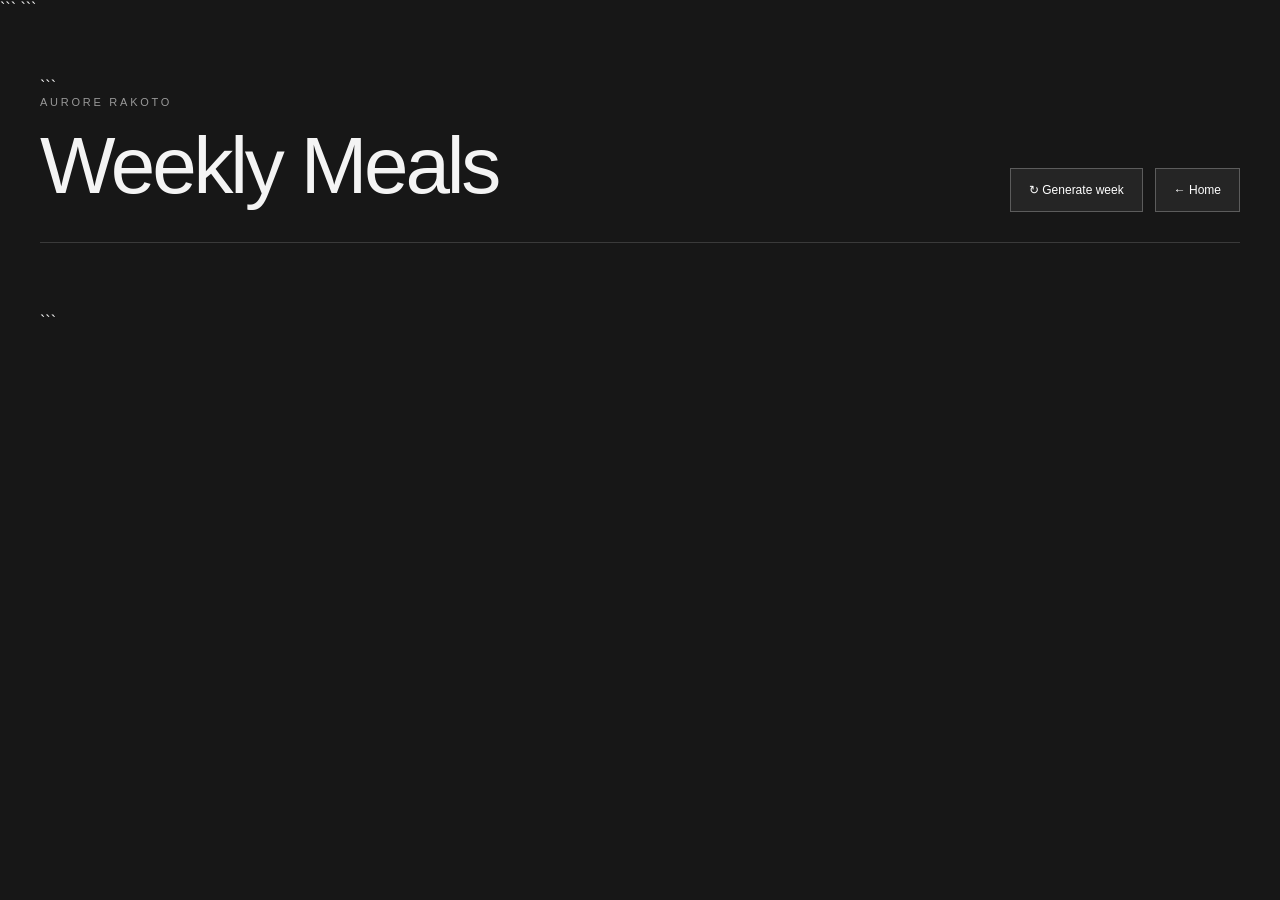
<file: personal/index.html>
<!DOCTYPE html>

<html lang="fr">

<head>
    <meta charset="UTF-8">

```
<meta
    name="viewport"
    content="width=device-width, initial-scale=1.0"
>

<title>Personal — Aurore Rakoto</title>

<link
    rel="stylesheet"
    href="/personal/personal.css"
>
```

</head>

<body>

<main class="personal-page">

```
<!-- HEADER -->

<header class="personal-header">

    <div>
        <p class="eyebrow">AURORE RAKOTO</p>
        <h1>Weekly Meals</h1>
    </div>

    <div class="header-actions">

        <button
            id="generate-week"
            class="generate-button"
        >
            ↻ Generate week
        </button>

        <a
            href="/"
            class="back-button"
        >
            ← Home
        </a>

    </div>

</header>


<!-- WEEK -->

<section
    id="week"
    class="week"
></section>


<!-- RECIPE MODAL -->

<div
    id="recipe-modal"
    class="modal hidden"
>

    <div class="modal-overlay"></div>

    <article class="recipe-modal">

        <button
            id="close-modal"
            class="close-button"
            aria-label="Close"
        >
            ×
        </button>

        <div class="recipe-header">

            <span
                id="recipe-category"
                class="recipe-category"
            >
                RECIPE
            </span>

            <h2 id="recipe-title">
                Recipe
            </h2>

            <div
                id="recipe-meta"
                class="recipe-meta"
            ></div>

        </div>


        <div class="recipe-content">

            <div>

                <h3>Ingredients</h3>

                <ul
                    id="recipe-ingredients"
                    class="ingredients"
                ></ul>

            </div>


            <div>

                <h3>Preparation</h3>

                <ol
                    id="recipe-instructions"
                    class="instructions"
                ></ol>

            </div>

        </div>

    </article>

</div>
```

</main>
    <script
        src="/personal/personal.js"
        defer
    ></script>

</body>
</html>
</file>
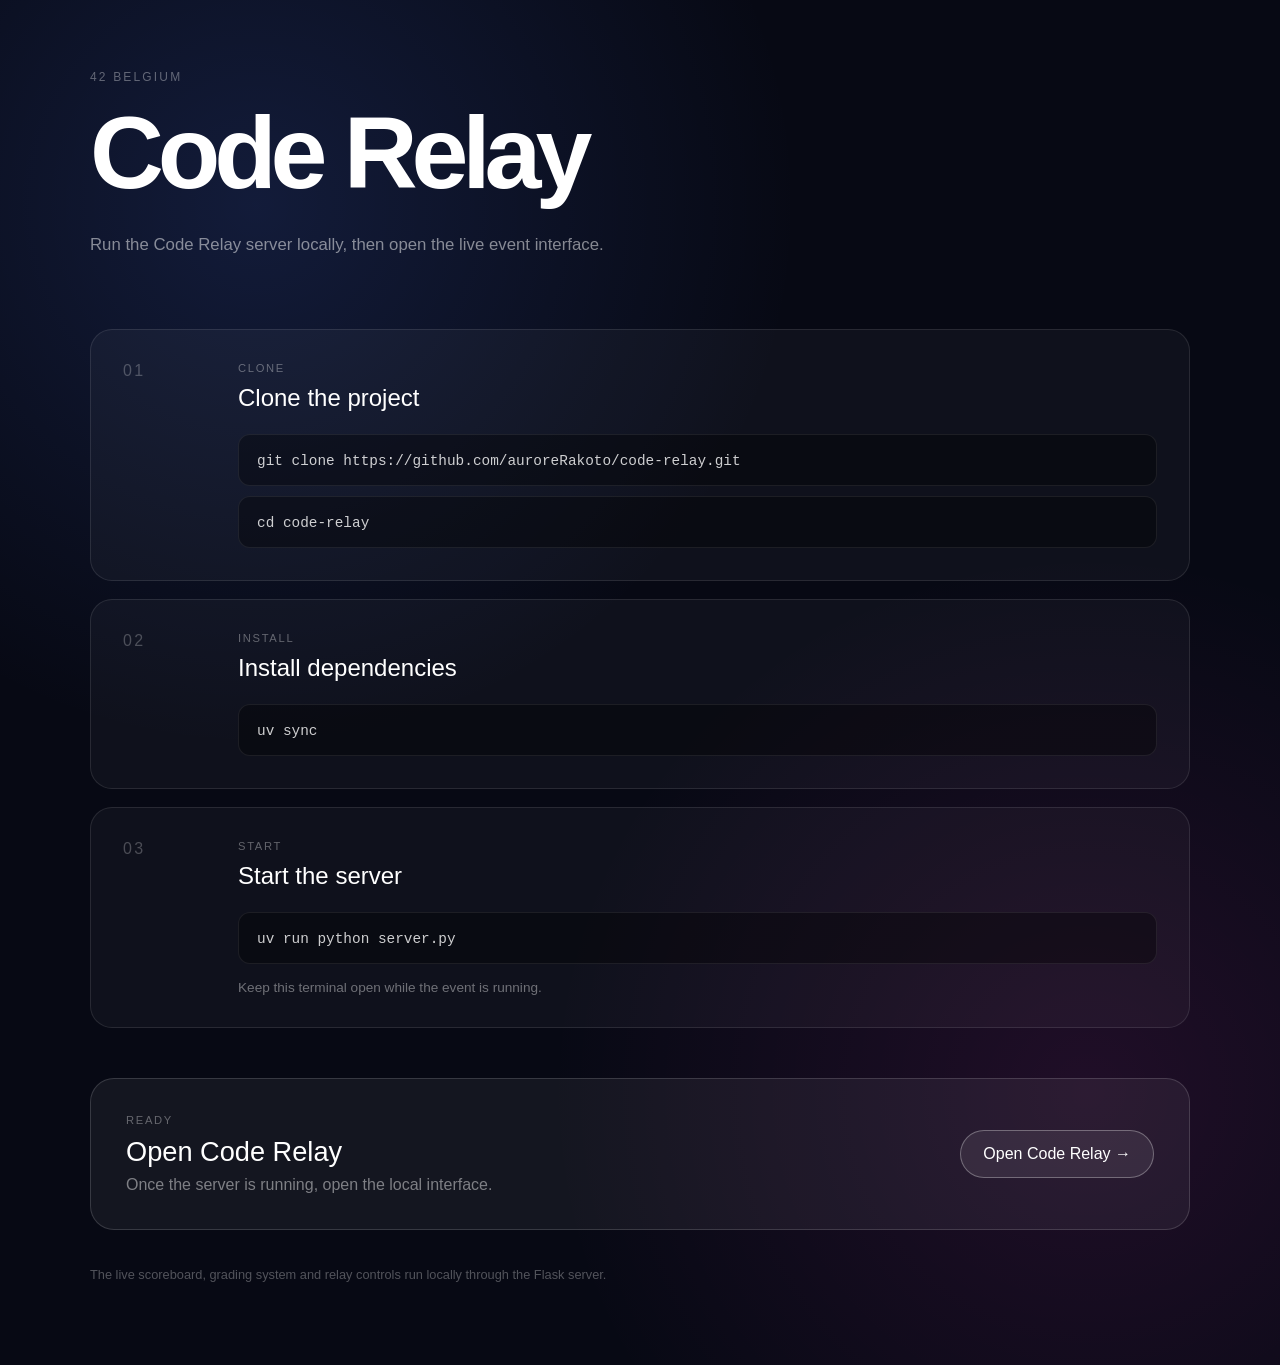
<file: events/code-relay/index.html>
<!DOCTYPE html>
<html lang="en">

<head>
    <meta charset="UTF-8">

    <meta
        name="viewport"
        content="width=device-width, initial-scale=1.0"
    >

    <title>Code Relay</title>

    <link
        rel="stylesheet"
        href="/css/global.css"
    >

    <link
        rel="stylesheet"
        href="/css/code-relay-launcher.css"
    >
</head>

<body class="relay-launch-page">

<main class="relay-launch-container">

    <header class="relay-launch-header">

        <span class="relay-label">
            42 BELGIUM
        </span>

        <h1>
            Code Relay
        </h1>

        <p>
            Run the Code Relay server locally,
            then open the live event interface.
        </p>

    </header>


    <section class="relay-steps">


        <!-- STEP 1 -->

        <article class="relay-step">

            <div class="step-number">
                01
            </div>

            <div class="step-content">

                <span class="step-label">
                    CLONE
                </span>

                <h2>
                    Clone the project
                </h2>

                <div class="command-box">

                    <code>
                        git clone https://github.com/auroreRakoto/code-relay.git
                    </code>

                </div>

                <div class="command-box">

                    <code>
                        cd code-relay
                    </code>

                </div>

            </div>

        </article>


        <!-- STEP 2 -->

        <article class="relay-step">

            <div class="step-number">
                02
            </div>

            <div class="step-content">

                <span class="step-label">
                    INSTALL
                </span>

                <h2>
                    Install dependencies
                </h2>

                <div class="command-box">

                    <code>
                        uv sync
                    </code>

                </div>

            </div>

        </article>


        <!-- STEP 3 -->

        <article class="relay-step">

            <div class="step-number">
                03
            </div>

            <div class="step-content">

                <span class="step-label">
                    START
                </span>

                <h2>
                    Start the server
                </h2>

                <div class="command-box">

                    <code>
                        uv run python server.py
                    </code>

                </div>

                <p class="step-note">
                    Keep this terminal open while the event is running.
                </p>

            </div>

        </article>

    </section>


    <section class="relay-open">

        <div>

            <span class="step-label">
                READY
            </span>

            <h2>
                Open Code Relay
            </h2>

            <p>
                Once the server is running,
                open the local interface.
            </p>

        </div>


        <a
            href="http://localhost:4242"
            class="relay-open-button"
            target="_blank"
            rel="noopener noreferrer"
        >
            Open Code Relay →
        </a>

    </section>


    <footer class="relay-launch-footer">

        <p>
            The live scoreboard, grading system and relay controls
            run locally through the Flask server.
        </p>

    </footer>

</main>

</body>

</html>
</file>
<file: personal/personal.css>
/* ============================================================ */
/* RESET                                                        */
/* ============================================================ */

* {
    box-sizing: border-box;
    margin: 0;
    padding: 0;
}


html,
body {
    width: 100%;
    min-height: 100%;
}


body {
    min-height: 100vh;

    background-color: #171717 !important;
    color: #f4f4f4 !important;

    font-family:
        Arial,
        Helvetica,
        sans-serif;
}

/* ============================================================ */
/* PAGE                                                         */
/* ============================================================ */

.personal-page {
width: min(
1400px,
calc(100% - 80px)
);

margin: 0 auto;

padding:
    60px 0
    80px;

}

/* ============================================================ */
/* HEADER                                                        */
/* ============================================================ */

.personal-header {
display: flex;

justify-content: space-between;
align-items: flex-end;

gap: 30px;

margin-bottom: 70px;

padding-bottom: 30px;

border-bottom:
    1px solid
    rgba(255, 255, 255, 0.15);

}

.eyebrow {
margin-bottom: 12px;

color: #999;

font-size: 11px;

letter-spacing: 0.25em;

}

.personal-header h1 {
font-size: clamp(
42px,
7vw,
80px
);

font-weight: 400;

letter-spacing: -0.04em;

}

.header-actions {
display: flex;

align-items: center;

gap: 12px;

}

.generate-button,
.back-button {
display: inline-flex;

align-items: center;
justify-content: center;

min-height: 44px;

padding:
    0 18px;

border:
    1px solid
    rgba(255, 255, 255, 0.25);

background:
    rgba(255, 255, 255, 0.06);

color: white;

font-size: 12px;

text-decoration: none;

cursor: pointer;

transition:
    background 0.2s ease,
    border-color 0.2s ease,
    transform 0.2s ease;

}

.generate-button:hover,
.back-button:hover {
background:
rgba(255, 255, 255, 0.14);

border-color:
    rgba(255, 255, 255, 0.5);

transform:
    translateY(-2px);

}

/* ============================================================ */
/* WEEK                                                          */
/* ============================================================ */

.week {
display: flex;

flex-direction: column;

gap: 45px;

}

.day {
display: grid;

grid-template-columns:
    180px
    1fr;

gap: 30px;

}

.day-header {
padding-top: 8px;
}

.day-number {
display: block;

margin-bottom: 8px;

color: #777;

font-size: 11px;

letter-spacing: 0.15em;

}

.day-name {
font-size: 28px;

font-weight: 400;

}

/* ============================================================ */
/* MEALS                                                         */
/* ============================================================ */

.meals {
display: grid;

grid-template-columns:
    repeat(2, minmax(0, 1fr));

gap: 18px;

}

.meal-card {
position: relative;

min-height: 220px;

padding: 28px;

border:
    1px solid
    rgba(255, 255, 255, 0.12);

background:
    rgba(255, 255, 255, 0.045);

cursor: pointer;

overflow: hidden;

transition:
    transform 0.25s ease,
    background 0.25s ease,
    border-color 0.25s ease;

}

.meal-card::after {
content: "";

position: absolute;

width: 120px;
height: 120px;

right: -50px;
bottom: -50px;

border-radius: 50%;

background:
    rgba(255, 255, 255, 0.04);

}

.meal-card:hover {
transform:
translateY(-5px);

background:
    rgba(255, 255, 255, 0.09);

border-color:
    rgba(255, 255, 255, 0.3);

}

.meal-type {
display: block;

margin-bottom: 30px;

color: #999;

font-size: 10px;

letter-spacing: 0.2em;

text-transform: uppercase;

}

.meal-name {
max-width: 450px;

margin-bottom: 15px;

font-size: 26px;

font-weight: 400;

line-height: 1.15;

}

.meal-info {
display: flex;

gap: 15px;

color: #888;

font-size: 11px;

}

.regenerate-meal {
position: absolute;

right: 20px;
bottom: 20px;

z-index: 2;

width: 32px;
height: 32px;

border:
    1px solid
    rgba(255, 255, 255, 0.2);

border-radius: 50%;

background:
    rgba(0, 0, 0, 0.2);

color: #aaa;

cursor: pointer;

transition:
    color 0.2s ease,
    background 0.2s ease;

}

.regenerate-meal:hover {
background:
rgba(255, 255, 255, 0.15);

color: white;

}

/* ============================================================ */
/* MODAL                                                         */
/* ============================================================ */

.modal {
position: fixed;

inset: 0;

z-index: 1000;

display: flex;

align-items: center;
justify-content: center;

padding: 30px;

}

.modal.hidden {
display: none;
}

.modal-overlay {
position: absolute;

inset: 0;

background:
    rgba(0, 0, 0, 0.75);

backdrop-filter:
    blur(8px);

}

.recipe-modal {
position: relative;

z-index: 2;

width: min(
    900px,
    100%
);

max-height: 90vh;

overflow-y: auto;

padding: 50px;

border:
    1px solid
    rgba(255, 255, 255, 0.18);

background:
    #202020;

box-shadow:
    0 30px 100px
    rgba(0, 0, 0, 0.5);

}

.close-button {
position: absolute;

top: 20px;
right: 25px;

width: 40px;
height: 40px;

border: 0;

background: transparent;

color: #aaa;

font-size: 30px;

cursor: pointer;

}

.close-button:hover {
color: white;
}

.recipe-category {
display: block;

margin-bottom: 12px;

color: #888;

font-size: 10px;

letter-spacing: 0.2em;

text-transform: uppercase;

}

.recipe-header h2 {
margin-bottom: 18px;

font-size: 42px;

font-weight: 400;

}

.recipe-meta {
display: flex;

gap: 20px;

color: #888;

font-size: 12px;

}

.recipe-content {
display: grid;

grid-template-columns:
    1fr
    1.5fr;

gap: 60px;

margin-top: 50px;

padding-top: 35px;

border-top:
    1px solid
    rgba(255, 255, 255, 0.12);

}

.recipe-content h3 {
margin-bottom: 20px;

font-size: 13px;

font-weight: 500;

text-transform: uppercase;

letter-spacing: 0.12em;

}

.ingredients,
.instructions {
padding-left: 20px;

color: #aaa;

font-size: 14px;

line-height: 1.8;

}

.ingredients li,
.instructions li {
margin-bottom: 7px;
}

/* ============================================================ */
/* RESPONSIVE                                                     */
/* ============================================================ */

@media (max-width: 800px) {

.personal-page {
    width:
        calc(100% - 35px);

    padding:
        35px 0
        50px;
}


.personal-header {
    align-items: flex-start;

    flex-direction: column;

    margin-bottom: 45px;
}


.header-actions {
    width: 100%;
}


.generate-button,
.back-button {
    flex: 1;
}


.day {
    grid-template-columns: 1fr;

    gap: 15px;
}


.meals {
    grid-template-columns: 1fr;
}


.meal-card {
    min-height: 190px;
}


.recipe-modal {
    padding: 35px 25px;
}


.recipe-header h2 {
    font-size: 32px;
}


.recipe-content {
    grid-template-columns: 1fr;

    gap: 35px;
}

}

@media (max-width: 450px) {

.header-actions {
    flex-direction: column;
}


.generate-button,
.back-button {
    width: 100%;
}

}
</file>
<file: css/global.css>
/* ============================================================ */
/* RESET                                                        */
/* ============================================================ */

* {
    box-sizing: border-box;
    margin: 0;
    padding: 0;
}


html {
    width: 100%;
    min-height: 100%;
    scroll-behavior: smooth;
}


body {
    width: 100%;
    min-height: 100vh;

    font-family:
        Arial,
        Helvetica,
        sans-serif;

    background: #080a10;
    color: white;
}


/* ============================================================ */
/* LINKS                                                        */
/* ============================================================ */

a {
    color: inherit;
    text-decoration: none;
}


/* ============================================================ */
/* BUTTONS                                                      */
/* ============================================================ */

button {
    font: inherit;
}


/* ============================================================ */
/* IMAGES                                                       */
/* ============================================================ */

img {
    display: block;

    max-width: 100%;
}


/* ============================================================ */
/* COMMON PAGE HEADER                                           */
/* ============================================================ */

.page-header {
    width: min(1300px, 100%);

    margin:
        0
        auto
        70px;
}


.back-link {
    display: inline-block;

    margin-bottom: 55px;

    color:
        rgba(255, 255, 255, 0.55);

    font-size: 0.9rem;

    transition:
        color 0.2s ease,
        transform 0.2s ease;
}


.back-link:hover {
    color: white;

    transform:
        translateX(-4px);
}


.page-number {
    display: block;

    margin-bottom: 12px;

    color:
        rgba(255, 255, 255, 0.35);

    font-size: 0.8rem;

    letter-spacing: 0.2em;
}


.page-title {
    margin-bottom: 15px;

    font-size:
        clamp(
            3rem,
            7vw,
            6rem
        );

    font-weight: 600;

    letter-spacing: -0.05em;
}


.page-description {
    max-width: 700px;

    color:
        rgba(255, 255, 255, 0.55);

    font-size: 1rem;

    line-height: 1.7;
}
</file>
<file: css/code-relay-launcher.css>
/* ============================================================ */
/* CODE RELAY LAUNCH PAGE                                       */
/* ============================================================ */

.relay-launch-page {
    min-height: 100vh;

    padding:
        70px
        clamp(24px, 7vw, 110px)
        80px;

    background:
        radial-gradient(
            circle at 20% 15%,
            rgba(79, 124, 255, 0.16),
            transparent 35%
        ),
        radial-gradient(
            circle at 85% 80%,
            rgba(255, 59, 212, 0.10),
            transparent 35%
        ),
        #070914;
}


.relay-launch-container {
    width: min(1100px, 100%);
    margin: 0 auto;
}


/* ============================================================ */
/* HEADER                                                       */
/* ============================================================ */

.relay-launch-header {
    margin-bottom: 70px;
}


.relay-label {
    display: block;

    margin-bottom: 10px;

    color:
        rgba(255, 255, 255, 0.35);

    font-size: 0.75rem;

    letter-spacing: 0.18em;
}


.relay-launch-header h1 {
    margin-bottom: 20px;

    font-size:
        clamp(
            3.5rem,
            8vw,
            7rem
        );

    font-weight: 600;

    letter-spacing: -0.06em;
}


.relay-launch-header p {
    max-width: 600px;

    color:
        rgba(255, 255, 255, 0.5);

    font-size: 1.05rem;

    line-height: 1.6;
}


/* ============================================================ */
/* STEPS                                                        */
/* ============================================================ */

.relay-steps {
    display: flex;

    flex-direction: column;

    gap: 18px;

    margin-bottom: 50px;
}


.relay-step {
    display: grid;

    grid-template-columns:
        90px
        1fr;

    gap: 25px;

    padding: 32px;

    border:
        1px solid
        rgba(255, 255, 255, 0.1);

    border-radius: 22px;

    background:
        rgba(255, 255, 255, 0.035);
}


.step-number {
    color:
        rgba(255, 255, 255, 0.25);

    font-size: 1rem;

    letter-spacing: 0.15em;
}


.step-label {
    display: block;

    margin-bottom: 10px;

    color:
        rgba(255, 255, 255, 0.35);

    font-size: 0.7rem;

    letter-spacing: 0.15em;
}


.step-content h2 {
    margin-bottom: 22px;

    font-size: 1.5rem;

    font-weight: 500;
}


/* ============================================================ */
/* COMMANDS                                                     */
/* ============================================================ */

.command-box {
    margin-top: 10px;

    padding:
        16px
        18px;

    overflow-x: auto;

    border:
        1px solid
        rgba(255, 255, 255, 0.08);

    border-radius: 12px;

    background:
        rgba(0, 0, 0, 0.35);
}


.command-box code {
    color:
        rgba(255, 255, 255, 0.8);

    font-family:
        Consolas,
        Monaco,
        monospace;

    font-size: 0.9rem;

    white-space: nowrap;
}


.step-note {
    margin-top: 16px;

    color:
        rgba(255, 255, 255, 0.4);

    font-size: 0.85rem;
}


/* ============================================================ */
/* OPEN                                                         */
/* ============================================================ */

.relay-open {
    display: flex;

    justify-content: space-between;

    align-items: center;

    gap: 30px;

    padding: 35px;

    border:
        1px solid
        rgba(255, 255, 255, 0.15);

    border-radius: 24px;

    background:
        rgba(255, 255, 255, 0.055);
}


.relay-open h2 {
    margin-bottom: 8px;

    font-size: 1.7rem;

    font-weight: 500;
}


.relay-open p {
    color:
        rgba(255, 255, 255, 0.45);
}


.relay-open-button {
    flex-shrink: 0;

    padding:
        14px
        22px;

    border:
        1px solid
        rgba(255, 255, 255, 0.3);

    border-radius: 999px;

    background:
        rgba(255, 255, 255, 0.08);

    color: white;

    transition:
        transform 0.2s ease,
        background 0.2s ease,
        border-color 0.2s ease;
}


.relay-open-button:hover {
    transform:
        translateY(-2px);

    background:
        rgba(255, 255, 255, 0.13);

    border-color:
        rgba(255, 255, 255, 0.5);
}


/* ============================================================ */
/* FOOTER                                                       */
/* ============================================================ */

.relay-launch-footer {
    margin-top: 35px;

    color:
        rgba(255, 255, 255, 0.3);

    font-size: 0.8rem;

    line-height: 1.6;
}


/* ============================================================ */
/* RESPONSIVE                                                   */
/* ============================================================ */

@media (max-width: 700px) {

    .relay-launch-page {
        padding:
            45px
            20px
            60px;
    }


    .relay-step {
        grid-template-columns: 1fr;

        gap: 10px;

        padding: 24px;
    }


    .relay-open {
        align-items: flex-start;

        flex-direction: column;
    }


    .relay-open-button {
        width: 100%;

        text-align: center;
    }

}
</file>
